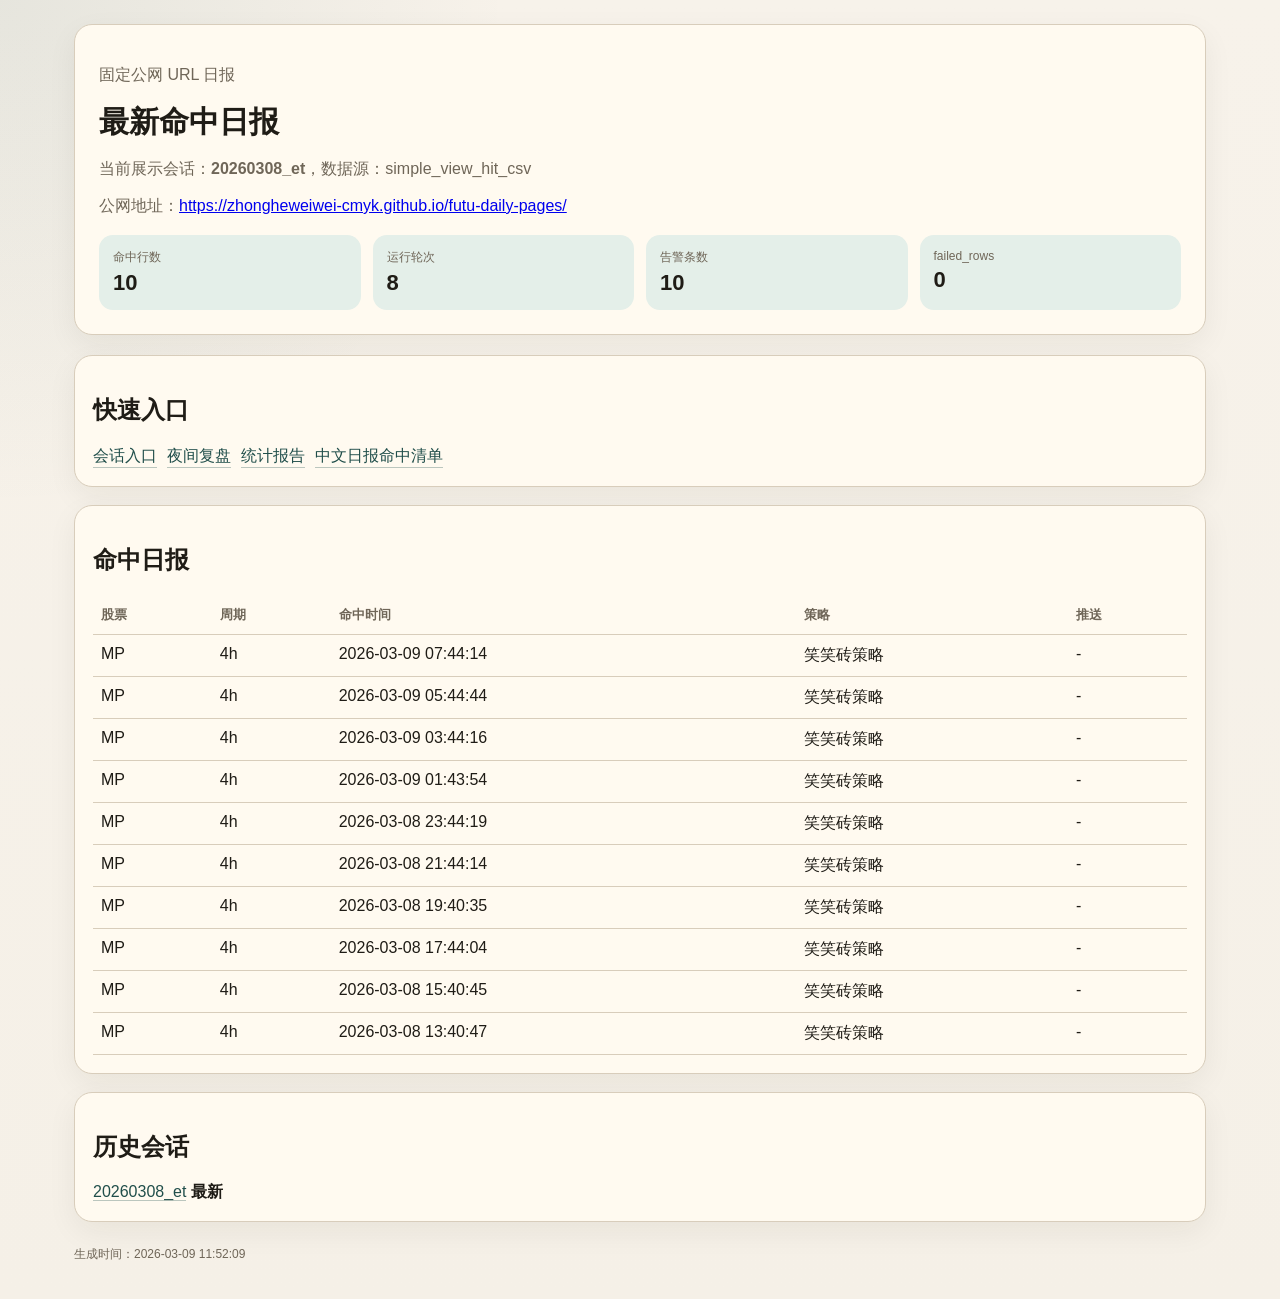
<file: index.html>
<!doctype html>
<html>
<head>
  <meta charset="utf-8" />
  <meta name="viewport" content="width=device-width, initial-scale=1" />
  <title>最新命中日报 20260308_et</title>
  <link rel="stylesheet" href="assets/style.css" />
</head>
<body>
  <div class="page">
    <section class="hero">
      <p class="muted">固定公网 URL 日报</p>
      <h1>最新命中日报</h1>
      <p>当前展示会话：<strong>20260308_et</strong>，数据源：simple_view_hit_csv</p>
      <p class='muted'>公网地址：<a href='https://zhongheweiwei-cmyk.github.io/futu-daily-pages/'>https://zhongheweiwei-cmyk.github.io/futu-daily-pages/</a></p>
      <div class="stats">
        <div class="stat"><div class="k">命中行数</div><div class="v">10</div></div>
        <div class="stat"><div class="k">运行轮次</div><div class="v">8</div></div>
        <div class="stat"><div class="k">告警条数</div><div class="v">10</div></div>
        <div class="stat"><div class="k">failed_rows</div><div class="v">0</div></div>
      </div>
    </section>
    <section class="panel">
      <h2>快速入口</h2>
      <div class="links"><a href='sessions/20260308_et/index.html'>会话入口</a><a href='sessions/20260308_et/夜间复盘/OPEN_ME_FIRST.html'>夜间复盘</a><a href='sessions/20260308_et/统计报告/summary.md'>统计报告</a><a href='sessions/20260308_et/中文日报/命中清单_策略命中.md'>中文日报命中清单</a></div>
    </section>
    <section class="panel">
      <h2>命中日报</h2>
      <table><thead><tr><th>股票</th><th>周期</th><th>命中时间</th><th>策略</th><th>推送</th></tr></thead><tbody><tr><td>MP</td><td>4h</td><td>2026-03-09 07:44:14</td><td>笑笑砖策略</td><td>-</td></tr><tr><td>MP</td><td>4h</td><td>2026-03-09 05:44:44</td><td>笑笑砖策略</td><td>-</td></tr><tr><td>MP</td><td>4h</td><td>2026-03-09 03:44:16</td><td>笑笑砖策略</td><td>-</td></tr><tr><td>MP</td><td>4h</td><td>2026-03-09 01:43:54</td><td>笑笑砖策略</td><td>-</td></tr><tr><td>MP</td><td>4h</td><td>2026-03-08 23:44:19</td><td>笑笑砖策略</td><td>-</td></tr><tr><td>MP</td><td>4h</td><td>2026-03-08 21:44:14</td><td>笑笑砖策略</td><td>-</td></tr><tr><td>MP</td><td>4h</td><td>2026-03-08 19:40:35</td><td>笑笑砖策略</td><td>-</td></tr><tr><td>MP</td><td>4h</td><td>2026-03-08 17:44:04</td><td>笑笑砖策略</td><td>-</td></tr><tr><td>MP</td><td>4h</td><td>2026-03-08 15:40:45</td><td>笑笑砖策略</td><td>-</td></tr><tr><td>MP</td><td>4h</td><td>2026-03-08 13:40:47</td><td>笑笑砖策略</td><td>-</td></tr></tbody></table>
    </section>
    <section class="panel">
      <h2>历史会话</h2>
      <div class='session-list'><div><a href='sessions/20260308_et/index.html'>20260308_et</a> <strong>最新</strong></div></div>
    </section>
    <p class="footer">生成时间：2026-03-09 11:52:09</p>
  </div>
</body>
</html>
</file>
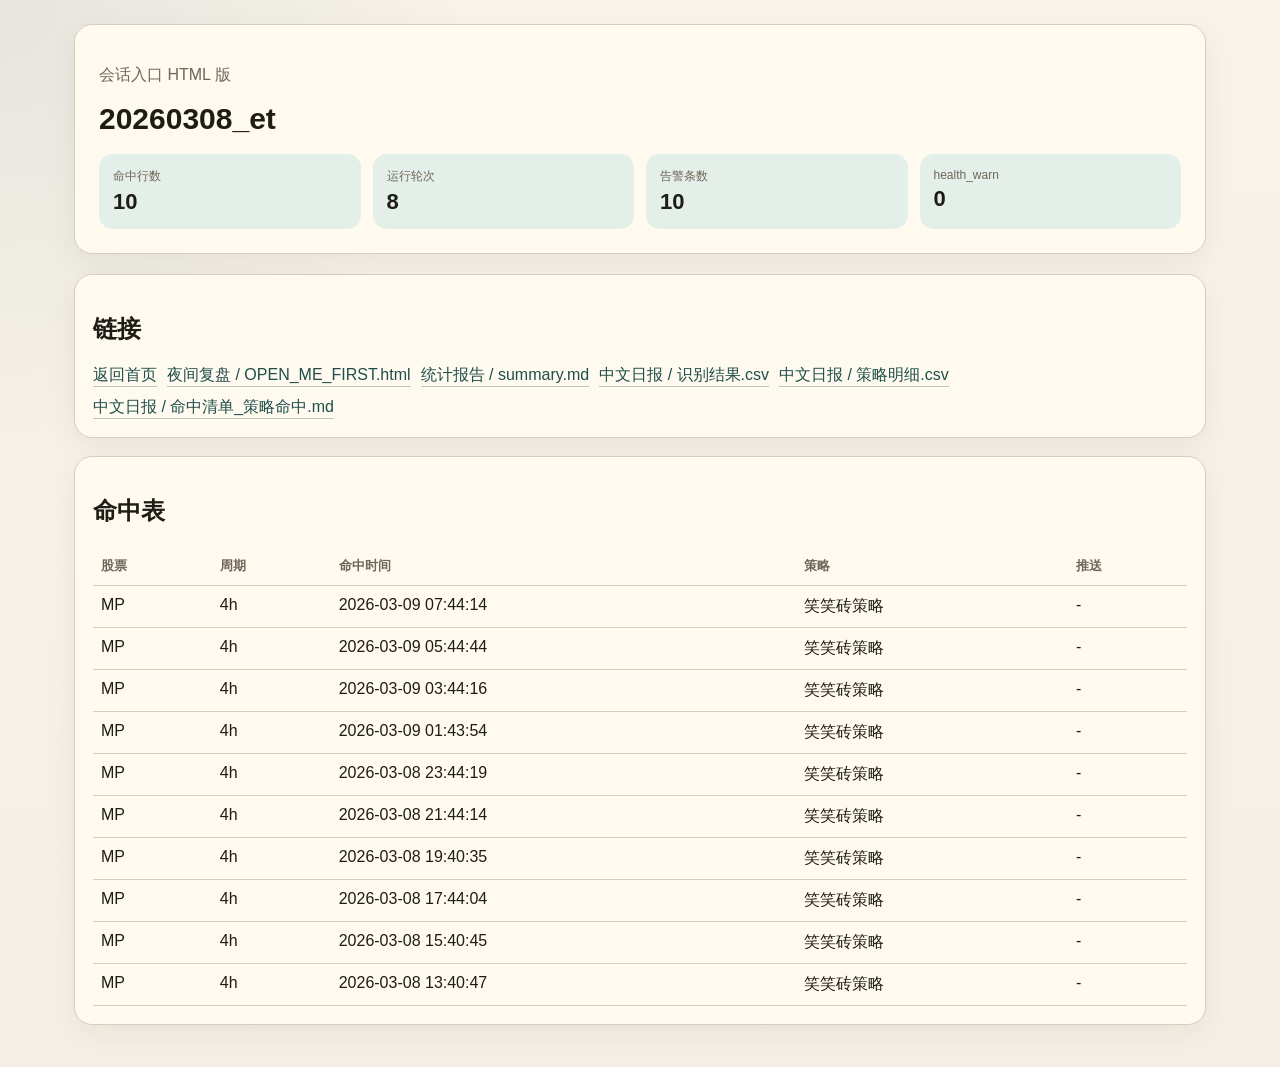
<file: sessions/20260308_et/index.html>
<!doctype html>
<html>
<head>
  <meta charset="utf-8" />
  <meta name="viewport" content="width=device-width, initial-scale=1" />
  <title>会话复盘 20260308_et</title>
  <link rel="stylesheet" href="../../assets/style.css" />
</head>
<body>
  <div class="page">
    <section class="hero">
      <p class="muted">会话入口 HTML 版</p>
      <h1>20260308_et</h1>
      <div class="stats">
        <div class="stat"><div class="k">命中行数</div><div class="v">10</div></div>
        <div class="stat"><div class="k">运行轮次</div><div class="v">8</div></div>
        <div class="stat"><div class="k">告警条数</div><div class="v">10</div></div>
        <div class="stat"><div class="k">health_warn</div><div class="v">0</div></div>
      </div>
    </section>
    <section class="panel">
      <h2>链接</h2>
      <div class="links"><a href='../../index.html'>返回首页</a><a href='夜间复盘/OPEN_ME_FIRST.html'>夜间复盘 / OPEN_ME_FIRST.html</a><a href='统计报告/summary.md'>统计报告 / summary.md</a><a href='中文日报/识别结果.csv'>中文日报 / 识别结果.csv</a><a href='中文日报/策略明细.csv'>中文日报 / 策略明细.csv</a><a href='中文日报/命中清单_策略命中.md'>中文日报 / 命中清单_策略命中.md</a></div>
    </section>
    <section class="panel">
      <h2>命中表</h2>
      <table><thead><tr><th>股票</th><th>周期</th><th>命中时间</th><th>策略</th><th>推送</th></tr></thead><tbody><tr><td>MP</td><td>4h</td><td>2026-03-09 07:44:14</td><td>笑笑砖策略</td><td>-</td></tr><tr><td>MP</td><td>4h</td><td>2026-03-09 05:44:44</td><td>笑笑砖策略</td><td>-</td></tr><tr><td>MP</td><td>4h</td><td>2026-03-09 03:44:16</td><td>笑笑砖策略</td><td>-</td></tr><tr><td>MP</td><td>4h</td><td>2026-03-09 01:43:54</td><td>笑笑砖策略</td><td>-</td></tr><tr><td>MP</td><td>4h</td><td>2026-03-08 23:44:19</td><td>笑笑砖策略</td><td>-</td></tr><tr><td>MP</td><td>4h</td><td>2026-03-08 21:44:14</td><td>笑笑砖策略</td><td>-</td></tr><tr><td>MP</td><td>4h</td><td>2026-03-08 19:40:35</td><td>笑笑砖策略</td><td>-</td></tr><tr><td>MP</td><td>4h</td><td>2026-03-08 17:44:04</td><td>笑笑砖策略</td><td>-</td></tr><tr><td>MP</td><td>4h</td><td>2026-03-08 15:40:45</td><td>笑笑砖策略</td><td>-</td></tr><tr><td>MP</td><td>4h</td><td>2026-03-08 13:40:47</td><td>笑笑砖策略</td><td>-</td></tr></tbody></table>
    </section>
  </div>
</body>
</html>
</file>
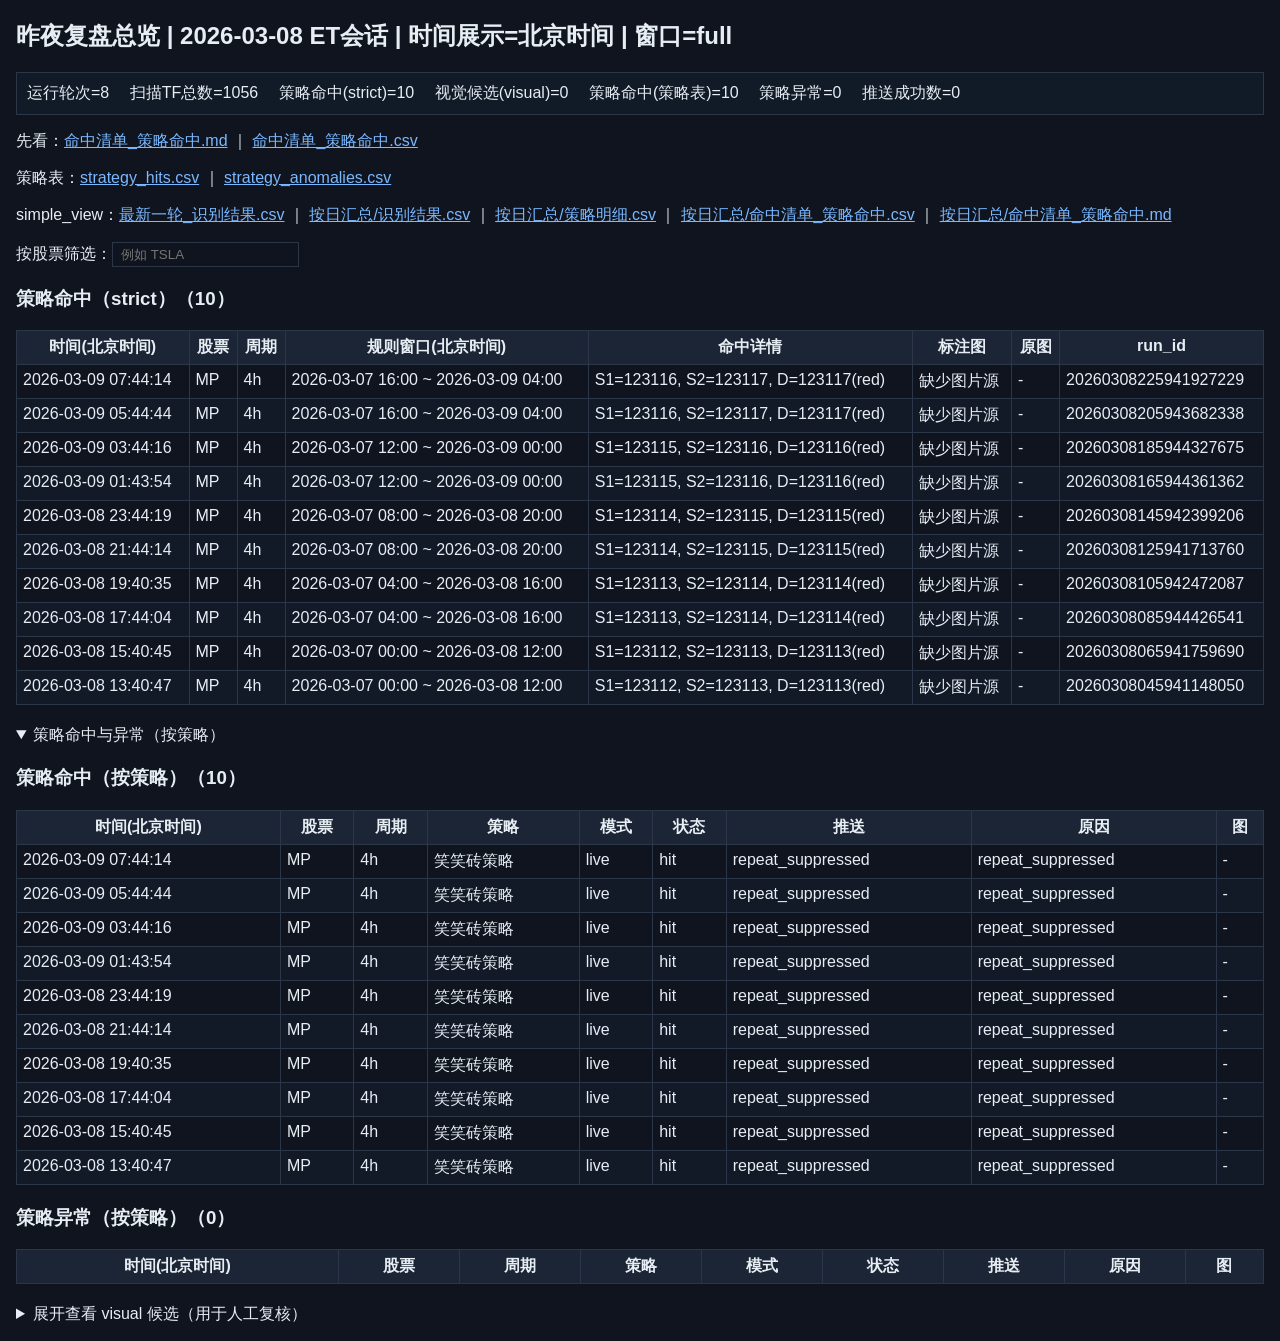
<file: sessions/20260308_et/夜间复盘/OPEN_ME_FIRST.html>
<!doctype html>
<html>
<head>
  <meta charset="utf-8" />
  <title>昨夜复盘 2026-03-08（北京时间）</title>
  <style>
    body { font-family: "Segoe UI", Arial, sans-serif; background:#0f141e; color:#e6edf3; margin:16px; }
    .meta { margin: 10px 0 16px 0; padding:10px; border:1px solid #2b3648; background:#111a27; }
    .meta span { display:inline-block; margin-right:16px; }
    table { border-collapse:collapse; width:100%; margin-bottom:20px; }
    th,td { border:1px solid #2b3648; padding:6px; vertical-align:top; }
    th { background:#1b2535; }
    tr:nth-child(even) { background:#121a28; }
    img { max-width:440px; height:auto; border:1px solid #35465e; }
    input { background:#0f141e; border:1px solid #2b3648; color:#e6edf3; padding:4px 8px; }
    a { color:#7ab8ff; }
  </style>
  <script>
    function filterSymbol() {
      const q = (document.getElementById('symbolFilter').value || '').toUpperCase().trim();
      const rows = document.querySelectorAll('table tbody tr');
      rows.forEach(tr => {
        const sym = (tr.children[1]?.innerText || '').toUpperCase();
        tr.style.display = (!q || sym.includes(q)) ? '' : 'none';
      });
    }
  </script>
</head>
<body>
  <h2>昨夜复盘总览 | 2026-03-08 ET会话 | 时间展示=北京时间 | 窗口=full</h2>
  <div class="meta">
    <span>运行轮次=8</span>
    <span>扫描TF总数=1056</span>
    <span>策略命中(strict)=10</span>
    <span>视觉候选(visual)=0</span>
    <span>策略命中(策略表)=10</span>
    <span>策略异常=0</span>
    <span>推送成功数=0</span>
  </div>
  <p>先看：<a href="命中清单_策略命中.md" target="_blank">命中清单_策略命中.md</a> ｜ <a href="命中清单_策略命中.csv" target="_blank">命中清单_策略命中.csv</a></p>
  <p>策略表：<a href="strategy_hits.csv" target="_blank">strategy_hits.csv</a> ｜ <a href="strategy_anomalies.csv" target="_blank">strategy_anomalies.csv</a></p>
  <p>simple_view：<a href='../../../最新一轮/识别结果.csv' target='_blank'>最新一轮_识别结果.csv</a> ｜ <a href='../中文日报/识别结果.csv' target='_blank'>按日汇总/识别结果.csv</a> ｜ <a href='../中文日报/策略明细.csv' target='_blank'>按日汇总/策略明细.csv</a> ｜ <a href='../中文日报/命中清单_策略命中.csv' target='_blank'>按日汇总/命中清单_策略命中.csv</a> ｜ <a href='../中文日报/命中清单_策略命中.md' target='_blank'>按日汇总/命中清单_策略命中.md</a></p>
  <div style="margin-bottom:12px;">
    <label>按股票筛选：<input id="symbolFilter" oninput="filterSymbol()" placeholder="例如 TSLA" /></label>
  </div>
  
  <h3>策略命中（strict）（10）</h3>
<table><thead><tr><th>时间(北京时间)</th><th>股票</th><th>周期</th><th>规则窗口(北京时间)</th><th>命中详情</th><th>标注图</th><th>原图</th><th>run_id</th></tr></thead><tbody>
<tr><td>2026-03-09 07:44:14</td><td>MP</td><td>4h</td><td>2026-03-07 16:00 ~ 2026-03-09 04:00</td><td>S1=123116, S2=123117, D=123117(red)</td><td>缺少图片源</td><td>-</td><td>20260308225941927229</td></tr>
<tr><td>2026-03-09 05:44:44</td><td>MP</td><td>4h</td><td>2026-03-07 16:00 ~ 2026-03-09 04:00</td><td>S1=123116, S2=123117, D=123117(red)</td><td>缺少图片源</td><td>-</td><td>20260308205943682338</td></tr>
<tr><td>2026-03-09 03:44:16</td><td>MP</td><td>4h</td><td>2026-03-07 12:00 ~ 2026-03-09 00:00</td><td>S1=123115, S2=123116, D=123116(red)</td><td>缺少图片源</td><td>-</td><td>20260308185944327675</td></tr>
<tr><td>2026-03-09 01:43:54</td><td>MP</td><td>4h</td><td>2026-03-07 12:00 ~ 2026-03-09 00:00</td><td>S1=123115, S2=123116, D=123116(red)</td><td>缺少图片源</td><td>-</td><td>20260308165944361362</td></tr>
<tr><td>2026-03-08 23:44:19</td><td>MP</td><td>4h</td><td>2026-03-07 08:00 ~ 2026-03-08 20:00</td><td>S1=123114, S2=123115, D=123115(red)</td><td>缺少图片源</td><td>-</td><td>20260308145942399206</td></tr>
<tr><td>2026-03-08 21:44:14</td><td>MP</td><td>4h</td><td>2026-03-07 08:00 ~ 2026-03-08 20:00</td><td>S1=123114, S2=123115, D=123115(red)</td><td>缺少图片源</td><td>-</td><td>20260308125941713760</td></tr>
<tr><td>2026-03-08 19:40:35</td><td>MP</td><td>4h</td><td>2026-03-07 04:00 ~ 2026-03-08 16:00</td><td>S1=123113, S2=123114, D=123114(red)</td><td>缺少图片源</td><td>-</td><td>20260308105942472087</td></tr>
<tr><td>2026-03-08 17:44:04</td><td>MP</td><td>4h</td><td>2026-03-07 04:00 ~ 2026-03-08 16:00</td><td>S1=123113, S2=123114, D=123114(red)</td><td>缺少图片源</td><td>-</td><td>20260308085944426541</td></tr>
<tr><td>2026-03-08 15:40:45</td><td>MP</td><td>4h</td><td>2026-03-07 00:00 ~ 2026-03-08 12:00</td><td>S1=123112, S2=123113, D=123113(red)</td><td>缺少图片源</td><td>-</td><td>20260308065941759690</td></tr>
<tr><td>2026-03-08 13:40:47</td><td>MP</td><td>4h</td><td>2026-03-07 00:00 ~ 2026-03-08 12:00</td><td>S1=123112, S2=123113, D=123113(red)</td><td>缺少图片源</td><td>-</td><td>20260308045941148050</td></tr>
</tbody></table>
  <details open>
    <summary>策略命中与异常（按策略）</summary>
    <h3>策略命中（按策略）（10）</h3>
<table><thead><tr><th>时间(北京时间)</th><th>股票</th><th>周期</th><th>策略</th><th>模式</th><th>状态</th><th>推送</th><th>原因</th><th>图</th></tr></thead><tbody>
<tr><td>2026-03-09 07:44:14</td><td>MP</td><td>4h</td><td>笑笑砖策略</td><td>live</td><td>hit</td><td>repeat_suppressed</td><td>repeat_suppressed</td><td>-</td></tr>
<tr><td>2026-03-09 05:44:44</td><td>MP</td><td>4h</td><td>笑笑砖策略</td><td>live</td><td>hit</td><td>repeat_suppressed</td><td>repeat_suppressed</td><td>-</td></tr>
<tr><td>2026-03-09 03:44:16</td><td>MP</td><td>4h</td><td>笑笑砖策略</td><td>live</td><td>hit</td><td>repeat_suppressed</td><td>repeat_suppressed</td><td>-</td></tr>
<tr><td>2026-03-09 01:43:54</td><td>MP</td><td>4h</td><td>笑笑砖策略</td><td>live</td><td>hit</td><td>repeat_suppressed</td><td>repeat_suppressed</td><td>-</td></tr>
<tr><td>2026-03-08 23:44:19</td><td>MP</td><td>4h</td><td>笑笑砖策略</td><td>live</td><td>hit</td><td>repeat_suppressed</td><td>repeat_suppressed</td><td>-</td></tr>
<tr><td>2026-03-08 21:44:14</td><td>MP</td><td>4h</td><td>笑笑砖策略</td><td>live</td><td>hit</td><td>repeat_suppressed</td><td>repeat_suppressed</td><td>-</td></tr>
<tr><td>2026-03-08 19:40:35</td><td>MP</td><td>4h</td><td>笑笑砖策略</td><td>live</td><td>hit</td><td>repeat_suppressed</td><td>repeat_suppressed</td><td>-</td></tr>
<tr><td>2026-03-08 17:44:04</td><td>MP</td><td>4h</td><td>笑笑砖策略</td><td>live</td><td>hit</td><td>repeat_suppressed</td><td>repeat_suppressed</td><td>-</td></tr>
<tr><td>2026-03-08 15:40:45</td><td>MP</td><td>4h</td><td>笑笑砖策略</td><td>live</td><td>hit</td><td>repeat_suppressed</td><td>repeat_suppressed</td><td>-</td></tr>
<tr><td>2026-03-08 13:40:47</td><td>MP</td><td>4h</td><td>笑笑砖策略</td><td>live</td><td>hit</td><td>repeat_suppressed</td><td>repeat_suppressed</td><td>-</td></tr>
</tbody></table>
    <h3>策略异常（按策略）（0）</h3>
<table><thead><tr><th>时间(北京时间)</th><th>股票</th><th>周期</th><th>策略</th><th>模式</th><th>状态</th><th>推送</th><th>原因</th><th>图</th></tr></thead><tbody>
</tbody></table>
  </details>
  <details>
    <summary>展开查看 visual 候选（用于人工复核）</summary>
    <h3>视觉候选（visual）（0）</h3>
<table><thead><tr><th>时间(北京时间)</th><th>股票</th><th>周期</th><th>规则窗口(北京时间)</th><th>命中详情</th><th>标注图</th><th>原图</th><th>run_id</th></tr></thead><tbody>
</tbody></table>
  </details>
</body>
</html>
</file>
<file: assets/style.css>
:root {
  --bg: #f5f0e7;
  --panel: #fffaf0;
  --ink: #1f1c16;
  --muted: #6f6658;
  --line: #d8cdbb;
  --accent: #204e4a;
  --accent-soft: #e4efe9;
  --warn: #8f3b2e;
}
* { box-sizing: border-box; }
body {
  margin: 0;
  font-family: "Segoe UI", "PingFang SC", "Microsoft YaHei", sans-serif;
  background:
    radial-gradient(circle at top left, rgba(32,78,74,.08), transparent 28%),
    linear-gradient(180deg, #f7f2ea, var(--bg));
  color: var(--ink);
}
.page { max-width: 1180px; margin: 0 auto; padding: 24px; }
.hero, .panel {
  background: var(--panel);
  border: 1px solid var(--line);
  border-radius: 18px;
  box-shadow: 0 10px 30px rgba(31,28,22,.06);
}
.hero { padding: 24px; margin-bottom: 20px; }
.hero h1 { margin: 0 0 8px 0; font-size: 30px; }
.hero p, .muted { color: var(--muted); }
.stats {
  display: grid;
  grid-template-columns: repeat(auto-fit, minmax(160px, 1fr));
  gap: 12px;
  margin-top: 18px;
}
.stat { background: var(--accent-soft); border-radius: 14px; padding: 14px; }
.stat .k { color: var(--muted); font-size: 12px; }
.stat .v { font-size: 22px; font-weight: 700; margin-top: 4px; }
.panel { padding: 18px; margin-bottom: 18px; }
.links { display: flex; flex-wrap: wrap; gap: 10px; }
.links a, .session-list a { color: var(--accent); text-decoration: none; border-bottom: 1px solid rgba(32,78,74,.3); }
table { width: 100%; border-collapse: collapse; margin-top: 12px; }
th, td { border-bottom: 1px solid var(--line); padding: 10px 8px; text-align: left; vertical-align: top; }
th { font-size: 13px; color: var(--muted); }
.empty { color: var(--warn); font-weight: 600; }
.session-list { display: grid; grid-template-columns: repeat(auto-fit, minmax(180px, 1fr)); gap: 8px 16px; }
.footer { color: var(--muted); font-size: 12px; margin-top: 24px; }
</file>
